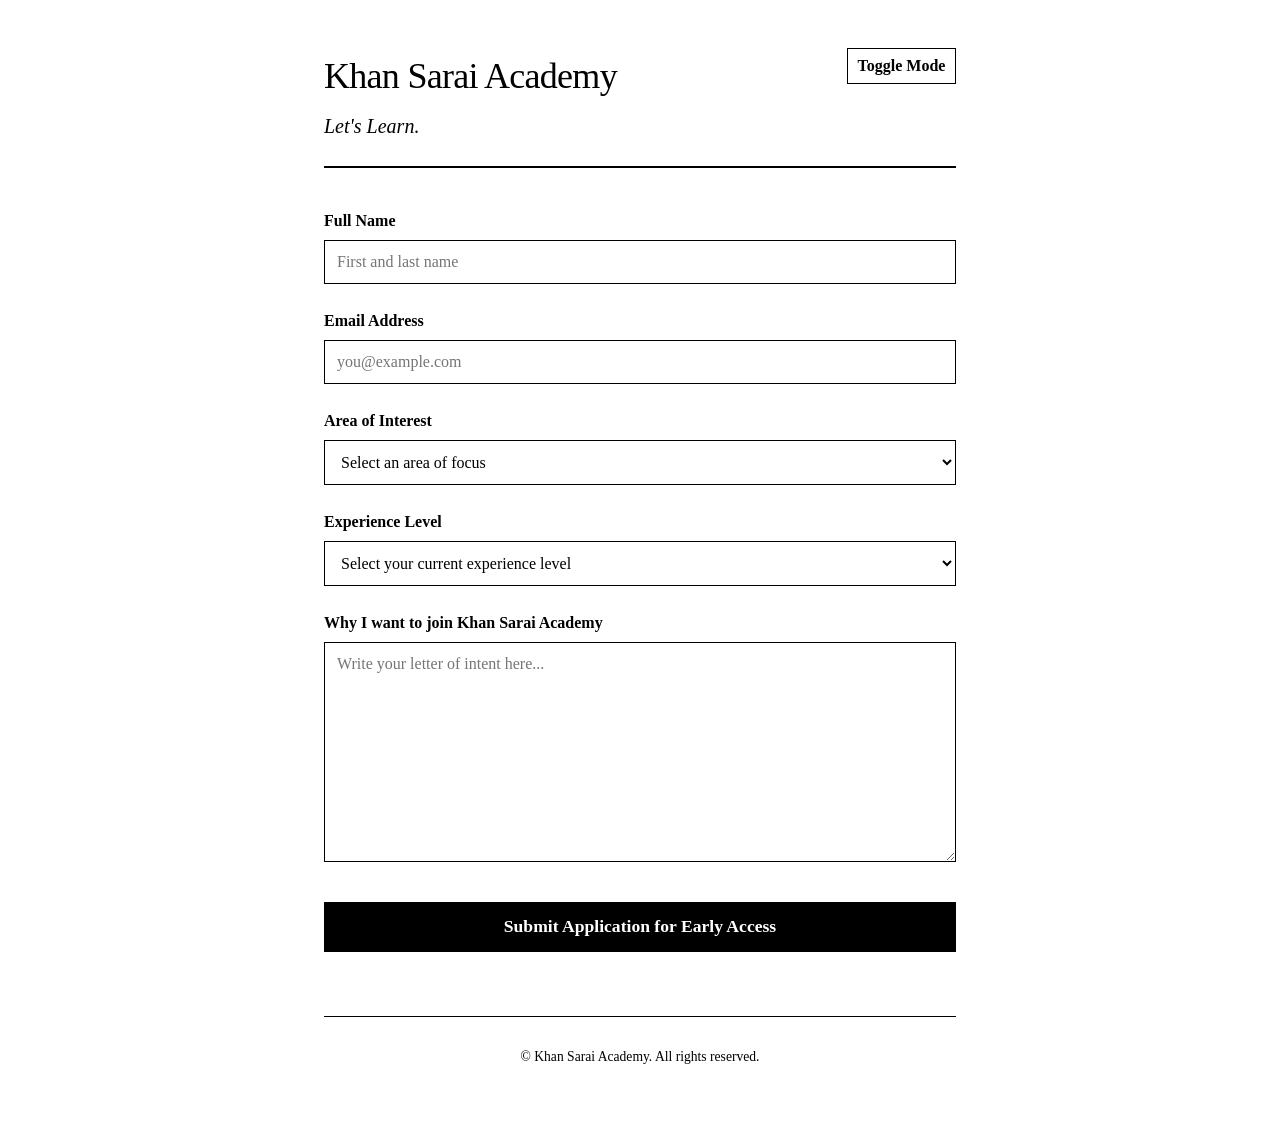
<file: index.html>
<!DOCTYPE html>
<html lang="en">
<head>
  <meta charset="UTF-8">
  <meta name="viewport" content="width=device-width, initial-scale=1.0">
  <title>Khan Sarai Academy | Early Access</title>
  <style>
    :root {
      --bg: #ffffff;
      --text: #000000;
      --border: #000000;
      --input-bg: #ffffff;
    }

    @media (prefers-color-scheme: dark) {
      :root {
        --bg: #000000;
        --text: #ffffff;
        --border: #ffffff;
        --input-bg: #000000;
      }
    }

    /* Manual Dark Mode Override via CSS Checkbox Hack (JS-Free) */
    #theme-toggle:checked ~ .container {
      --bg: #000000;
      --text: #ffffff;
      --border: #ffffff;
      --input-bg: #000000;
    }

    body {
      background-color: var(--bg);
      color: var(--text);
      font-family: "Georgia", "Times New Roman", serif;
      margin: 0;
      padding: 0;
      line-height: 1.6;
    }

    .container {
      max-width: 680px;
      margin: 0 auto;
      padding: 3rem 1.5rem;
      background-color: var(--bg);
      color: var(--text);
      min-height: 100vh;
      box-sizing: border-box;
    }

    header {
      border-bottom: 2px solid var(--border);
      padding-bottom: 1.5rem;
      margin-bottom: 2.5rem;
      display: flex;
      justify-content: space-between;
      align-items: flex-start;
    }

    h1 {
      font-size: 2.25rem;
      font-weight: normal;
      margin: 0 0 0.25rem 0;
      letter-spacing: -0.02em;
    }

    p.tagline {
      font-size: 1.25rem;
      font-style: italic;
      margin: 0;
    }

    /* CSS-Only Dark Mode Toggle Switch */
    .toggle-wrapper {
      font-size: 0.875rem;
      user-select: none;
    }

    #theme-toggle {
      display: none;
    }

    .toggle-label {
      cursor: pointer;
      border: 1px solid var(--border);
      padding: 0.25rem 0.6rem;
      display: inline-block;
    }

    form {
      display: flex;
      flex-direction: column;
      gap: 1.5rem;
    }

    .form-group {
      display: flex;
      flex-direction: column;
      gap: 0.4rem;
    }

    label {
      font-size: 1rem;
      font-weight: bold;
    }

    input[type="text"],
    input[type="email"],
    select,
    textarea {
      background-color: var(--input-bg);
      color: var(--text);
      border: 1px solid var(--border);
      padding: 0.75rem;
      font-family: inherit;
      font-size: 1rem;
      border-radius: 0;
      width: 100%;
      box-sizing: border-box;
    }

    input:focus,
    select:focus,
    textarea:focus {
      outline: 2px solid var(--text);
      outline-offset: -2px;
    }

    textarea {
      resize: vertical;
      min-height: 220px;
    }

    button[type="submit"] {
      background-color: var(--text);
      color: var(--bg);
      border: 1px solid var(--border);
      padding: 0.85rem 1.5rem;
      font-family: inherit;
      font-size: 1.1rem;
      font-weight: bold;
      cursor: pointer;
      margin-top: 1rem;
      border-radius: 0;
      width: 100%;
    }

    button[type="submit"]:hover {
      opacity: 0.85;
    }

    footer {
      margin-top: 4rem;
      border-top: 1px solid var(--border);
      padding-top: 1rem;
      font-size: 0.85rem;
      text-align: center;
    }
  </style>
</head>
<body>
  <!-- Hidden checkbox for CSS-only dark mode toggle -->
  <input type="checkbox" id="theme-toggle">

  <div class="container">
    <header>
      <div>
        <h1>Khan Sarai Academy</h1>
        <p class="tagline">Let's Learn.</p>
      </div>
      <div class="toggle-wrapper">
        <label for="theme-toggle" class="toggle-label">Toggle Mode</label>
      </div>
    </header>

    <main>
      <form action="https://formspree.io/f/YOUR_FORM_ID" method="POST">
        
        <div class="form-group">
          <label for="name">Full Name</label>
          <input type="text" id="name" name="name" required placeholder="First and last name">
        </div>

        <div class="form-group">
          <label for="email">Email Address</label>
          <input type="email" id="email" name="email" required placeholder="you@example.com">
        </div>

        <div class="form-group">
          <label for="interest">Area of Interest</label>
          <select id="interest" name="area_of_interest" required>
            <option value="" disabled selected>Select an area of focus</option>
            <option value="Systems Programming & C">Systems Programming & C</option>
            <option value="Apple Platforms & Swift">Apple Platforms & Swift</option>
            <option value="Software Architecture & Cloud">Software Architecture & Cloud</option>
            <option value="Other / General Studies">Other / General Studies</option>
          </select>
        </div>

        <div class="form-group">
          <label for="experience">Experience Level</label>
          <select id="experience" name="experience_level" required>
            <option value="" disabled selected>Select your current experience level</option>
            <option value="Beginner">Beginner (Starting fresh)</option>
            <option value="Intermediate">Intermediate (Familiar with fundamentals)</option>
            <option value="Advanced">Advanced (Professional engineer / architect)</option>
          </select>
        </div>

        <div class="form-group">
          <label for="letter">Why I want to join Khan Sarai Academy</label>
          <textarea id="letter" name="letter_of_intent" required placeholder="Write your letter of intent here..."></textarea>
        </div>

        <button type="submit">Submit Application for Early Access</button>
      </form>
    </main>

    <footer>
      <p>&copy; Khan Sarai Academy. All rights reserved.</p>
    </footer>
  </div>
</body>
</html>
</file>
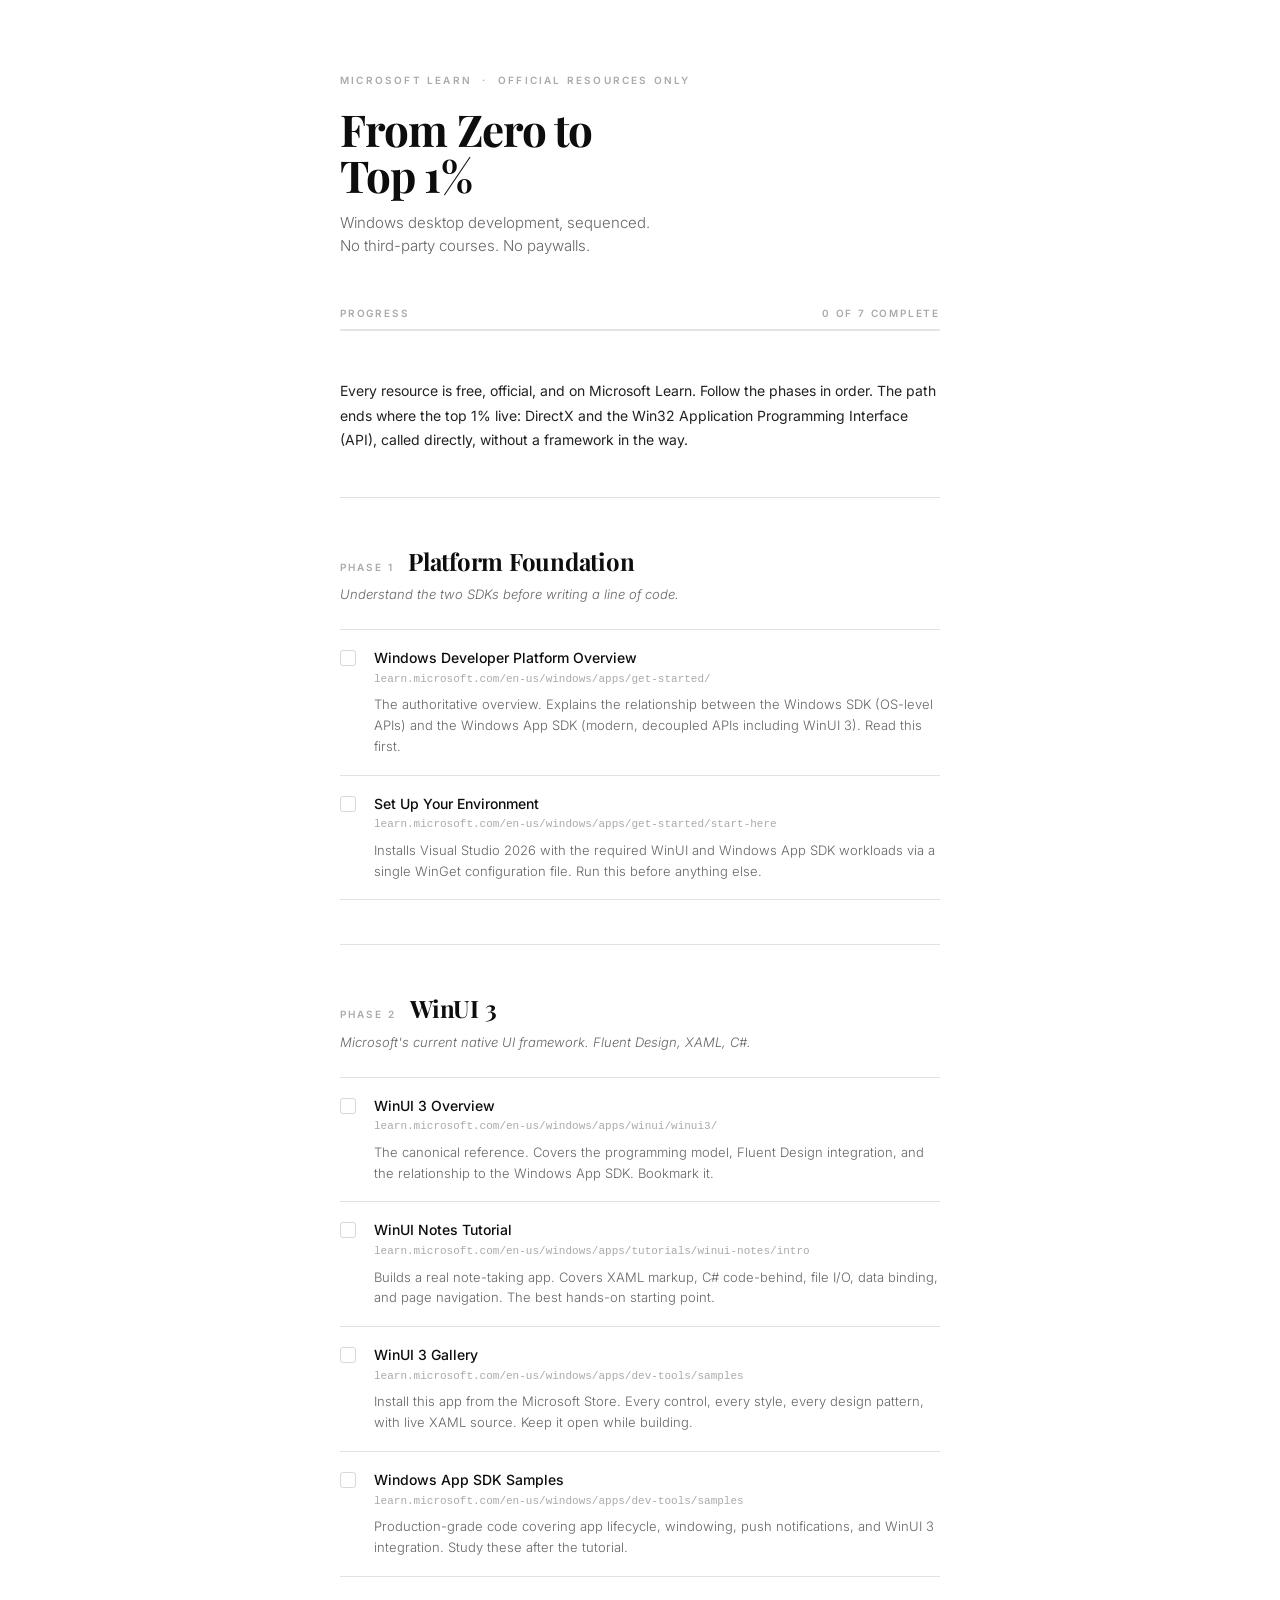
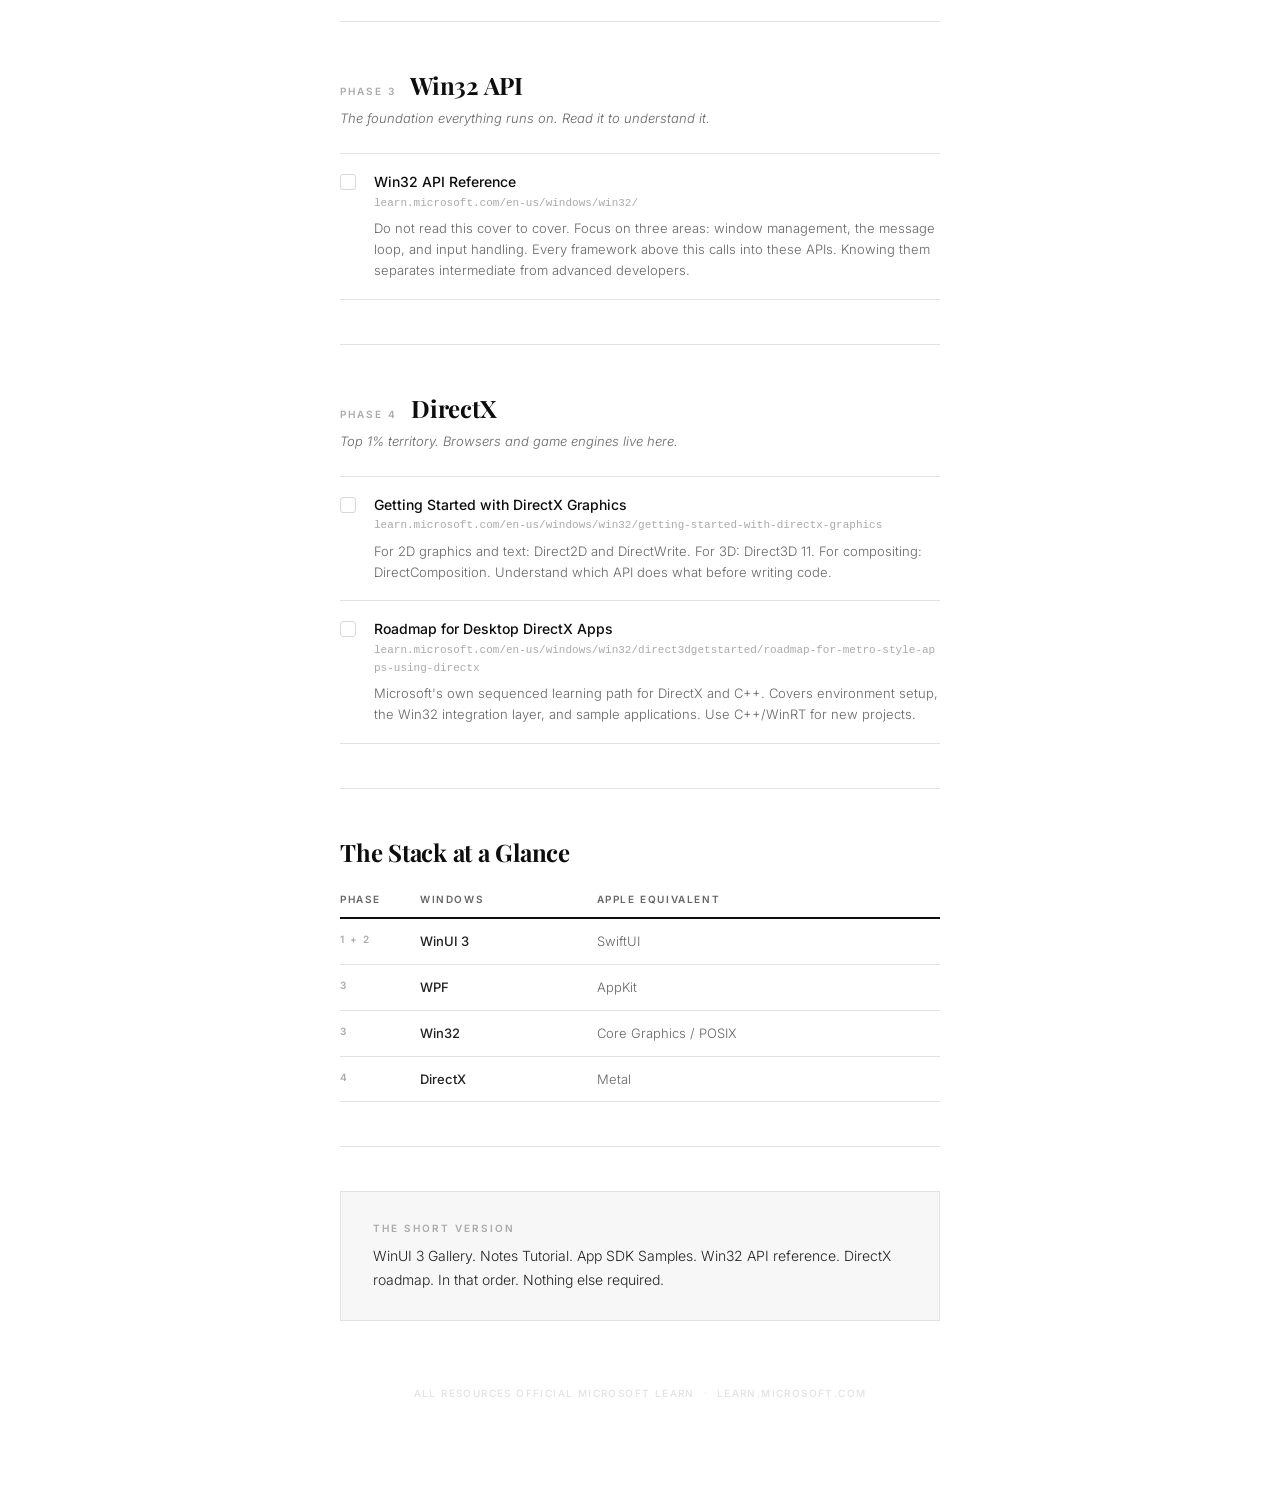
<file: Windows_Developer_Path.html>
<!DOCTYPE html>
<html lang="en">
<head>
<meta charset="UTF-8">
<meta name="viewport" content="width=device-width, initial-scale=1.0">
<title>Windows Desktop Development — From Zero to Top 1%</title>
<link rel="preconnect" href="https://fonts.googleapis.com">
<link rel="preconnect" href="https://fonts.gstatic.com" crossorigin>
<link href="https://fonts.googleapis.com/css2?family=Inter:wght@300;400;500;600&family=Playfair+Display:ital,wght@0,700;1,400&display=swap" rel="stylesheet">
<style>
  *, *::before, *::after { box-sizing: border-box; margin: 0; padding: 0; }

  :root {
    --black: #0D0D0D;
    --dark:  #222222;
    --mid:   #666666;
    --light: #AAAAAA;
    --rule:  #E2E2E2;
    --bg:    #FFFFFF;
    --bg2:   #F7F7F7;
    --check-idle: #D8D8D8;
    --check-done: #0D0D0D;
  }

  body {
    background: var(--bg);
    color: var(--black);
    font-family: 'Inter', -apple-system, sans-serif;
    font-size: 14px;
    font-weight: 400;
    line-height: 1.6;
    max-width: 680px;
    margin: 0 auto;
    padding: 72px 40px 100px;
  }

  /* ── Masthead ── */
  .eyebrow {
    font-size: 10px;
    font-weight: 600;
    letter-spacing: 0.22em;
    text-transform: uppercase;
    color: var(--light);
    margin-bottom: 18px;
  }

  h1 {
    font-family: 'Playfair Display', Georgia, serif;
    font-size: 44px;
    font-weight: 700;
    line-height: 1.05;
    letter-spacing: -0.02em;
    color: var(--black);
    margin-bottom: 14px;
  }

  .deck {
    font-size: 15px;
    font-weight: 300;
    color: var(--mid);
    margin-bottom: 48px;
    line-height: 1.5;
  }

  hr {
    border: none;
    border-top: 1px solid var(--rule);
    margin: 44px 0;
  }

  /* ── Intro ── */
  .intro {
    font-size: 14px;
    color: var(--dark);
    line-height: 1.75;
    margin-bottom: 0;
  }

  /* ── Phase block ── */
  .phase { margin-top: 0; }

  .phase-header {
    display: flex;
    align-items: baseline;
    gap: 14px;
    margin-bottom: 4px;
  }

  .phase-num {
    font-size: 10px;
    font-weight: 600;
    letter-spacing: 0.2em;
    text-transform: uppercase;
    color: var(--light);
    white-space: nowrap;
    padding-top: 2px;
  }

  .phase h2 {
    font-family: 'Playfair Display', Georgia, serif;
    font-size: 24px;
    font-weight: 700;
    color: var(--black);
    letter-spacing: -0.01em;
  }

  .phase-sub {
    font-size: 13px;
    color: var(--mid);
    font-weight: 300;
    margin-bottom: 24px;
    padding-left: 0;
    font-style: italic;
  }

  /* ── Checklist items ── */
  .checklist { list-style: none; }

  .checklist li {
    display: grid;
    grid-template-columns: 20px 1fr;
    gap: 14px;
    padding: 18px 0;
    border-bottom: 1px solid var(--rule);
    cursor: pointer;
    align-items: start;
  }

  .checklist li:first-child { border-top: 1px solid var(--rule); }

  /* Checkbox */
  .check {
    width: 16px;
    height: 16px;
    border: 1.5px solid var(--check-idle);
    border-radius: 3px;
    margin-top: 2px;
    flex-shrink: 0;
    display: flex;
    align-items: center;
    justify-content: center;
    transition: border-color 0.15s, background 0.15s;
  }

  .check svg {
    opacity: 0;
    transition: opacity 0.15s;
  }

  .checklist li.done .check {
    background: var(--check-done);
    border-color: var(--check-done);
  }

  .checklist li.done .check svg { opacity: 1; }

  .checklist li.done .item-title {
    color: var(--light);
    text-decoration: line-through;
    text-decoration-color: var(--rule);
  }

  .checklist li.done .item-url,
  .checklist li.done .item-desc { color: var(--rule); }

  /* Item content */
  .item-body { min-width: 0; }

  .item-title {
    font-size: 14px;
    font-weight: 500;
    color: var(--black);
    margin-bottom: 3px;
    transition: color 0.15s;
    line-height: 1.4;
  }

  .item-url {
    font-size: 11px;
    font-family: 'SF Mono', 'Fira Code', 'Courier New', monospace;
    color: var(--light);
    margin-bottom: 6px;
    display: block;
    text-decoration: none;
    transition: color 0.15s;
    word-break: break-all;
  }

  .item-url:hover { color: var(--mid); text-decoration: underline; }

  .item-desc {
    font-size: 13px;
    color: var(--mid);
    font-weight: 300;
    line-height: 1.6;
    transition: color 0.15s;
  }

  /* ── Stack table ── */
  .table-section { margin-top: 0; }

  .table-section h2 {
    font-family: 'Playfair Display', Georgia, serif;
    font-size: 24px;
    font-weight: 700;
    color: var(--black);
    letter-spacing: -0.01em;
    margin-bottom: 20px;
  }

  table {
    width: 100%;
    border-collapse: collapse;
    font-size: 13px;
  }

  thead tr { border-bottom: 2px solid var(--black); }

  thead th {
    font-size: 10px;
    font-weight: 600;
    letter-spacing: 0.16em;
    text-transform: uppercase;
    color: var(--mid);
    padding: 0 16px 10px 0;
    text-align: left;
  }

  tbody td {
    padding: 12px 16px 12px 0;
    border-bottom: 1px solid var(--rule);
    vertical-align: top;
    color: var(--dark);
  }

  tbody td:first-child {
    font-size: 10px;
    font-weight: 600;
    letter-spacing: 0.14em;
    text-transform: uppercase;
    color: var(--light);
    white-space: nowrap;
    width: 80px;
  }

  tbody td:nth-child(2) { font-weight: 500; }
  tbody td:nth-child(3) { color: var(--mid); font-weight: 300; }

  /* ── Progress bar ── */
  .progress-wrap {
    margin-bottom: 48px;
  }

  .progress-label {
    font-size: 10px;
    font-weight: 600;
    letter-spacing: 0.18em;
    text-transform: uppercase;
    color: var(--light);
    margin-bottom: 8px;
    display: flex;
    justify-content: space-between;
  }

  .progress-track {
    height: 2px;
    background: var(--rule);
    border-radius: 1px;
    overflow: hidden;
  }

  .progress-fill {
    height: 100%;
    background: var(--black);
    border-radius: 1px;
    transition: width 0.3s ease;
    width: 0%;
  }

  /* ── Closing ── */
  .closing {
    padding: 28px 32px;
    border: 1px solid var(--rule);
    background: var(--bg2);
  }

  .closing-label {
    font-size: 10px;
    font-weight: 600;
    letter-spacing: 0.2em;
    text-transform: uppercase;
    color: var(--light);
    margin-bottom: 8px;
  }

  .closing p {
    font-size: 14px;
    color: var(--dark);
    font-weight: 300;
    line-height: 1.7;
  }

  /* ── Footer ── */
  .footer {
    margin-top: 64px;
    font-size: 10px;
    font-weight: 500;
    letter-spacing: 0.14em;
    text-transform: uppercase;
    color: var(--rule);
    text-align: center;
  }

  @media (max-width: 560px) {
    body { padding: 48px 24px 72px; }
    h1 { font-size: 32px; }
  }

  @media print {
    .check { print-color-adjust: exact; -webkit-print-color-adjust: exact; }
  }
</style>
</head>
<body>

<div class="eyebrow">Microsoft Learn &nbsp;·&nbsp; Official Resources Only</div>
<h1>From Zero to<br>Top 1%</h1>
<p class="deck">Windows desktop development, sequenced.<br>No third-party courses. No paywalls.</p>

<div class="progress-wrap">
  <div class="progress-label">
    <span>Progress</span>
    <span id="progress-text">0 of 7 complete</span>
  </div>
  <div class="progress-track">
    <div class="progress-fill" id="progress-fill"></div>
  </div>
</div>

<p class="intro">Every resource is free, official, and on Microsoft Learn. Follow the phases in order. The path ends where the top 1% live: DirectX and the Win32 Application Programming Interface (API), called directly, without a framework in the way.</p>

<hr>

<!-- Phase 1 -->
<div class="phase">
  <div class="phase-header">
    <span class="phase-num">Phase 1</span>
    <h2>Platform Foundation</h2>
  </div>
  <p class="phase-sub">Understand the two SDKs before writing a line of code.</p>

  <ul class="checklist">
    <li onclick="toggle(this)">
      <div class="check"><svg width="9" height="7" viewBox="0 0 9 7" fill="none"><polyline points="1,3.5 3.5,6 8,1" stroke="white" stroke-width="1.5" stroke-linecap="round" stroke-linejoin="round"/></svg></div>
      <div class="item-body">
        <div class="item-title">Windows Developer Platform Overview</div>
        <a class="item-url" href="https://learn.microsoft.com/en-us/windows/apps/get-started/" target="_blank" onclick="event.stopPropagation()">learn.microsoft.com/en-us/windows/apps/get-started/</a>
        <div class="item-desc">The authoritative overview. Explains the relationship between the Windows SDK (OS-level APIs) and the Windows App SDK (modern, decoupled APIs including WinUI 3). Read this first.</div>
      </div>
    </li>
    <li onclick="toggle(this)">
      <div class="check"><svg width="9" height="7" viewBox="0 0 9 7" fill="none"><polyline points="1,3.5 3.5,6 8,1" stroke="white" stroke-width="1.5" stroke-linecap="round" stroke-linejoin="round"/></svg></div>
      <div class="item-body">
        <div class="item-title">Set Up Your Environment</div>
        <a class="item-url" href="https://learn.microsoft.com/en-us/windows/apps/get-started/start-here" target="_blank" onclick="event.stopPropagation()">learn.microsoft.com/en-us/windows/apps/get-started/start-here</a>
        <div class="item-desc">Installs Visual Studio 2026 with the required WinUI and Windows App SDK workloads via a single WinGet configuration file. Run this before anything else.</div>
      </div>
    </li>
  </ul>
</div>

<hr>

<!-- Phase 2 -->
<div class="phase">
  <div class="phase-header">
    <span class="phase-num">Phase 2</span>
    <h2>WinUI 3</h2>
  </div>
  <p class="phase-sub">Microsoft's current native UI framework. Fluent Design, XAML, C#.</p>

  <ul class="checklist">
    <li onclick="toggle(this)">
      <div class="check"><svg width="9" height="7" viewBox="0 0 9 7" fill="none"><polyline points="1,3.5 3.5,6 8,1" stroke="white" stroke-width="1.5" stroke-linecap="round" stroke-linejoin="round"/></svg></div>
      <div class="item-body">
        <div class="item-title">WinUI 3 Overview</div>
        <a class="item-url" href="https://learn.microsoft.com/en-us/windows/apps/winui/winui3/" target="_blank" onclick="event.stopPropagation()">learn.microsoft.com/en-us/windows/apps/winui/winui3/</a>
        <div class="item-desc">The canonical reference. Covers the programming model, Fluent Design integration, and the relationship to the Windows App SDK. Bookmark it.</div>
      </div>
    </li>
    <li onclick="toggle(this)">
      <div class="check"><svg width="9" height="7" viewBox="0 0 9 7" fill="none"><polyline points="1,3.5 3.5,6 8,1" stroke="white" stroke-width="1.5" stroke-linecap="round" stroke-linejoin="round"/></svg></div>
      <div class="item-body">
        <div class="item-title">WinUI Notes Tutorial</div>
        <a class="item-url" href="https://learn.microsoft.com/en-us/windows/apps/tutorials/winui-notes/intro" target="_blank" onclick="event.stopPropagation()">learn.microsoft.com/en-us/windows/apps/tutorials/winui-notes/intro</a>
        <div class="item-desc">Builds a real note-taking app. Covers XAML markup, C# code-behind, file I/O, data binding, and page navigation. The best hands-on starting point.</div>
      </div>
    </li>
    <li onclick="toggle(this)">
      <div class="check"><svg width="9" height="7" viewBox="0 0 9 7" fill="none"><polyline points="1,3.5 3.5,6 8,1" stroke="white" stroke-width="1.5" stroke-linecap="round" stroke-linejoin="round"/></svg></div>
      <div class="item-body">
        <div class="item-title">WinUI 3 Gallery</div>
        <a class="item-url" href="https://learn.microsoft.com/en-us/windows/apps/dev-tools/samples" target="_blank" onclick="event.stopPropagation()">learn.microsoft.com/en-us/windows/apps/dev-tools/samples</a>
        <div class="item-desc">Install this app from the Microsoft Store. Every control, every style, every design pattern, with live XAML source. Keep it open while building.</div>
      </div>
    </li>
    <li onclick="toggle(this)">
      <div class="check"><svg width="9" height="7" viewBox="0 0 9 7" fill="none"><polyline points="1,3.5 3.5,6 8,1" stroke="white" stroke-width="1.5" stroke-linecap="round" stroke-linejoin="round"/></svg></div>
      <div class="item-body">
        <div class="item-title">Windows App SDK Samples</div>
        <a class="item-url" href="https://learn.microsoft.com/en-us/windows/apps/dev-tools/samples" target="_blank" onclick="event.stopPropagation()">learn.microsoft.com/en-us/windows/apps/dev-tools/samples</a>
        <div class="item-desc">Production-grade code covering app lifecycle, windowing, push notifications, and WinUI 3 integration. Study these after the tutorial.</div>
      </div>
    </li>
  </ul>
</div>

<hr>

<!-- Phase 3 -->
<div class="phase">
  <div class="phase-header">
    <span class="phase-num">Phase 3</span>
    <h2>Win32 API</h2>
  </div>
  <p class="phase-sub">The foundation everything runs on. Read it to understand it.</p>

  <ul class="checklist">
    <li onclick="toggle(this)">
      <div class="check"><svg width="9" height="7" viewBox="0 0 9 7" fill="none"><polyline points="1,3.5 3.5,6 8,1" stroke="white" stroke-width="1.5" stroke-linecap="round" stroke-linejoin="round"/></svg></div>
      <div class="item-body">
        <div class="item-title">Win32 API Reference</div>
        <a class="item-url" href="https://learn.microsoft.com/en-us/windows/win32/" target="_blank" onclick="event.stopPropagation()">learn.microsoft.com/en-us/windows/win32/</a>
        <div class="item-desc">Do not read this cover to cover. Focus on three areas: window management, the message loop, and input handling. Every framework above this calls into these APIs. Knowing them separates intermediate from advanced developers.</div>
      </div>
    </li>
  </ul>
</div>

<hr>

<!-- Phase 4 -->
<div class="phase">
  <div class="phase-header">
    <span class="phase-num">Phase 4</span>
    <h2>DirectX</h2>
  </div>
  <p class="phase-sub">Top 1% territory. Browsers and game engines live here.</p>

  <ul class="checklist">
    <li onclick="toggle(this)">
      <div class="check"><svg width="9" height="7" viewBox="0 0 9 7" fill="none"><polyline points="1,3.5 3.5,6 8,1" stroke="white" stroke-width="1.5" stroke-linecap="round" stroke-linejoin="round"/></svg></div>
      <div class="item-body">
        <div class="item-title">Getting Started with DirectX Graphics</div>
        <a class="item-url" href="https://learn.microsoft.com/en-us/windows/win32/getting-started-with-directx-graphics" target="_blank" onclick="event.stopPropagation()">learn.microsoft.com/en-us/windows/win32/getting-started-with-directx-graphics</a>
        <div class="item-desc">For 2D graphics and text: Direct2D and DirectWrite. For 3D: Direct3D 11. For compositing: DirectComposition. Understand which API does what before writing code.</div>
      </div>
    </li>
    <li onclick="toggle(this)">
      <div class="check"><svg width="9" height="7" viewBox="0 0 9 7" fill="none"><polyline points="1,3.5 3.5,6 8,1" stroke="white" stroke-width="1.5" stroke-linecap="round" stroke-linejoin="round"/></svg></div>
      <div class="item-body">
        <div class="item-title">Roadmap for Desktop DirectX Apps</div>
        <a class="item-url" href="https://learn.microsoft.com/en-us/windows/win32/direct3dgetstarted/roadmap-for-metro-style-apps-using-directx" target="_blank" onclick="event.stopPropagation()">learn.microsoft.com/en-us/windows/win32/direct3dgetstarted/roadmap-for-metro-style-apps-using-directx</a>
        <div class="item-desc">Microsoft's own sequenced learning path for DirectX and C++. Covers environment setup, the Win32 integration layer, and sample applications. Use C++/WinRT for new projects.</div>
      </div>
    </li>
  </ul>
</div>

<hr>

<!-- Stack table -->
<div class="table-section">
  <h2>The Stack at a Glance</h2>
  <table>
    <thead>
      <tr>
        <th>Phase</th>
        <th>Windows</th>
        <th>Apple Equivalent</th>
      </tr>
    </thead>
    <tbody>
      <tr><td>1 + 2</td><td>WinUI 3</td><td>SwiftUI</td></tr>
      <tr><td>3</td><td>WPF</td><td>AppKit</td></tr>
      <tr><td>3</td><td>Win32</td><td>Core Graphics / POSIX</td></tr>
      <tr><td>4</td><td>DirectX</td><td>Metal</td></tr>
    </tbody>
  </table>
</div>

<hr>

<div class="closing">
  <div class="closing-label">The short version</div>
  <p>WinUI 3 Gallery. Notes Tutorial. App SDK Samples. Win32 API reference. DirectX roadmap. In that order. Nothing else required.</p>
</div>

<div class="footer">All resources official Microsoft Learn &nbsp;·&nbsp; learn.microsoft.com</div>

<script>
  const TOTAL = 7;

  function toggle(li) {
    li.classList.toggle('done');
    updateProgress();
  }

  function updateProgress() {
    const done = document.querySelectorAll('.checklist li.done').length;
    const pct = Math.round((done / TOTAL) * 100);
    document.getElementById('progress-fill').style.width = pct + '%';
    document.getElementById('progress-text').textContent = done + ' of ' + TOTAL + ' complete';
  }

  updateProgress();
</script>

</body>
</html>
</file>
